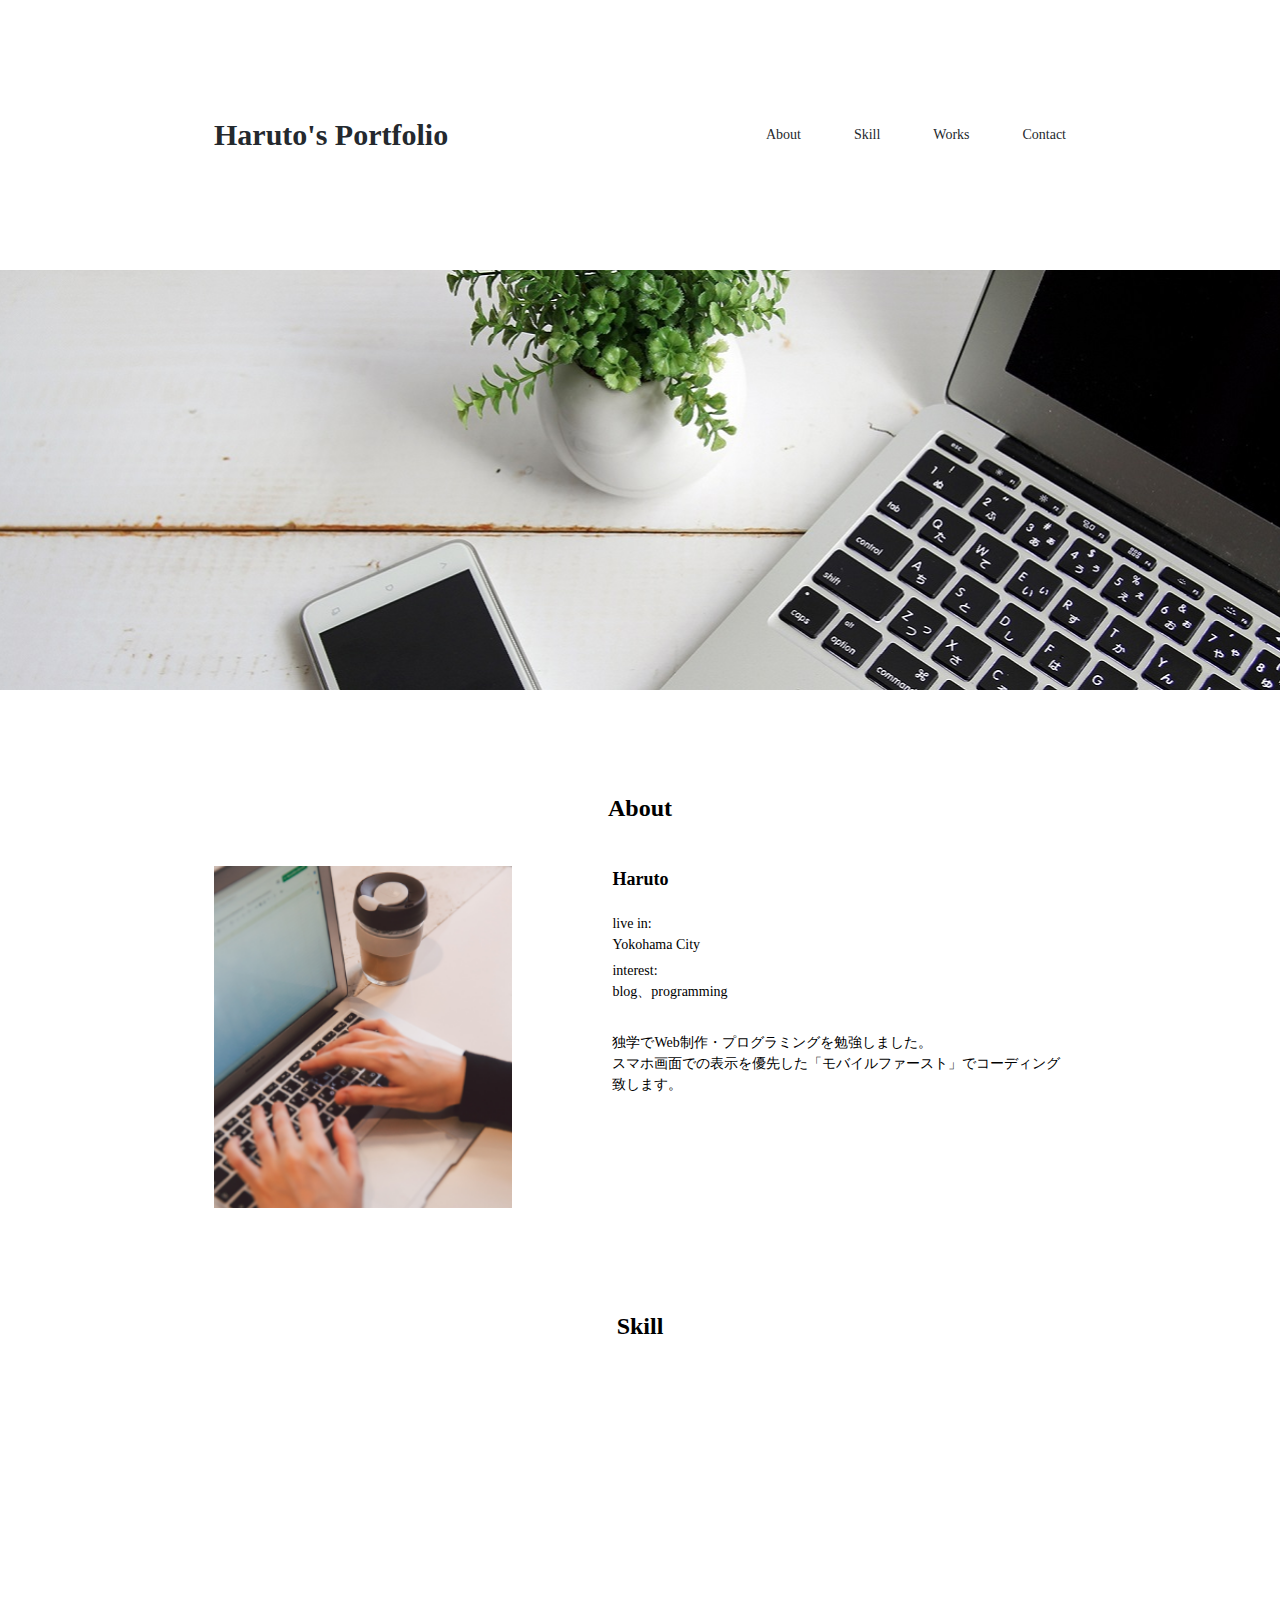
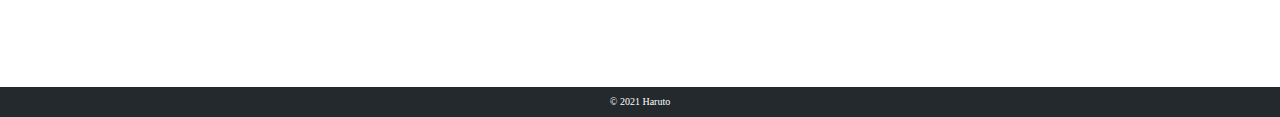
<file: index.html>
<!DOCTYPE html>
<html lang="ja">
  <head>
    <meta charset="utf-8">
    <meta name="viewport" content="width=device-width,initial-scale=1.0">
    <title>Haruto's Portfolio</title>
    <link href="https://use.fontawesome.com/releases/v5.6.1/css/all.css" rel="stylesheet">
    <link rel="stylesheet" href="css/reset.css">
    <link rel="stylesheet" href="css/main.css">
    <link rel="stylesheet" href="css/responsive.css">
    <script src="https://ajax.googleapis.com/ajax/libs/jquery/1.12.4/jquery.min.js"></script>
  </head>

  <body>
    <!-- ヘッダー -->
    <header class="container">
      <!-- ロゴ -->
      <h1><a href="index.html">Haruto's Portfolio</a></h1>
      <!-- ナビ -->
      <nav>
        <ul class="flex">
          <li class="nav-item"><a href="#about">About</a></li>
          <li class="nav-item"><a href="#skill">Skill</a></li>
          <li class="nav-item"><a href="#works">Works</a></li>
          <li class="nav-item"><a href="#contact">Contact</a></li>
        </ul>
      </nav>
    </header>

    <!-- メイン -->
    <main>
      <!-- メインビジュアル -->
      <div id=mainvisual></div>

      <!-- About -->
      <section id="about" class="container">
        <h2>About</h2>

        <div class="aboutbox flex">
            <img src="img/profile.png" width="40%" height="20%" alt="プロフィール画像">

            <div class="about-right">
              <h3>Haruto</h3>
              <dl>
                <dt>live in:</dt><dd>Yokohama City</dd>
                <dt>interest:</dt><dd>blog、programming</dd>
              </dl>
              <p class="pc">独学でWeb制作・プログラミングを勉強しました。<br>スマホ画面での表示を優先した「モバイルファースト」でコーディング致します。</p>
            </div>
        </div>

        <p class="sp">独学でWeb制作・プログラミングを勉強しました。<br>スマホ画面での表示を優先した「モバイルファースト」でコーディング致します。</p>

      </section>

      <!-- Skill -->
      <section id="skill" class="container">
        <h2>Skill</h2>

        <div class="skill-wrap">
          
          <div class="skill-box fadein">
            <h3>HTML/CSSコーディング</h3>
            <i class="fas fa-laptop-code"></i>
            <p>デザインにどおりにコーディング致します。AdobeXDデザインデータからコーディン可。レスポンシブ対応で、スマホ画面優先のモバイルファーストでコーディング致します。</p>
          </div>

          <div class="skill-box fadein">
            <h3>WordPress</h3>
            <i class="fab fa-wordpress"></i>
            <p>WordPressでホームページを制作できます。カフェ＆レストラン向けWordPressテーマも作りました。</p>
          </div>

          <div class="skill-box fadein">
            <h3>JavaScript/jQuery</h3>
            <i class="fab fa-js-square"></i>
            <p>JavaScript/jQueryでWebサイトに動きを付けられます。JavaScriptでクイズゲームも作りました。</p>
          </div>

          <div class="skill-box fadein">
            <h3>PHP</h3>
            <i class="fab fa-php"></i>
            <p>PHPを使ってアンケートサイトなどを作れます。実際にクイズゲームにアンケート機能を付けました。また、WordPressテーマ制作の際もPHPを使いました。</p>
          </div>

          <div class="skill-box fadein">
            <h3>Python</h3>
            <i class="fab fa-python"></i>
            <p>Pythonは少しかじった程度ですが、Webスクレイピング、LINE自動送信ができます。</p>
          </div>

        </div>
        
        
      </section>

      <!-- Works -->
      <section id="works" class="container">
        <h2>Works</h2>

        <div class="works-wrap">

          <div class="works-box fadein">
            <a href="https://progstudy-trace.github.io/myrestaurant/"><img src="img/italian.png" alt=""></a>
            <p><a href="https://progstudy-trace.github.io/myrestaurant/">架空のレストラン<br>（コーディング）</a></p>
          </div>
  
          <div class="works-box fadein">
            <a href="https://progstudy-trace.github.io/minatomirai/"><img src="img/minatomirai.png" alt=""></a>
            <p><a href="https://progstudy-trace.github.io/minatomirai/">みなとみらい<br>（コーディング）</a></p>
          </div>
  
          <div class="works-box fadein">
            <a href="https://progstudy-trace.sakuraweb.com/"><img src="img/quizGame.png" alt=""></a>
            <p><a href="https://progstudy-trace.sakuraweb.com/">JavaScriptでクイズゲーム</a></p>
          </div>

          <div class="works-box fadein">
            <a href="hairsalon.html" target="_blank"><img src="img/hairsalon-thumb.png" alt=""></a>
            <p><a href="hairsalon.html" target="_blank">架空の美容室<br>（WordPress）</a></p>
          </div>

          <div class="works-box fadein">
            <a href="hamatami.html" target="_blank"><img src="img/hamatami-thumb.png" alt=""></a>
            <p><a href="hamatami.html" target="_blank">架空の居酒屋<br>（WordPress）</a></p>
          </div>

          <div class="works-box fadein">
            <a href="baysidecafe.html" target="_blank"><img src="img/baysidecafe-thumb.png" alt=""></a>
            <p><a href="baysidecafe.html" target="_blank">架空のカフェ<br>（WordPress）</a></p>
          </div>

          <div class="works-box fadein">
            <a href="belle-ciel.html" target="_blank"><img src="img/belle-ciel-thumb.png" alt=""></a>
            <p><a href="belle-ciel.html" target="_blank">架空のフレンチ<br>（WordPress）</a></p>
          </div>

          <div class="works-box fadein">
            <a href="clinic.html" target="_blank"><img src="img/clinic-thumb.png" alt=""></a>
            <p><a href="clinic.html" target="_blank">架空のクリニック<br>（WordPress）</a></p>
          </div>

          <div class="works-box fadein">
            <a href="https://www.progstudy-trace.com/entry/wordpresstheme-baysidecafe/" target="_blank"><img src="img/theme-baysidecafe-thumb.png" alt=""></a>
            <p><a href="https://www.progstudy-trace.com/entry/wordpresstheme-baysidecafe/" target="_blank">カフェ＆レストラン向けワードプレステーマを制作<br>（コーディング＋WordPressテーマ化）</a></p>
          </div>

          <div class="works-box fadein">
            <a href="itarian.html" target="_blank"><img src="img/itarian-thumb.png" alt=""></a>
            <p><a href="itarian.html" target="_blank">架空のイタリアン<br>（WordPress）</a></p>
          </div>

        </div>
      </section>

      <section id="contact" class="container">
        <h2>Contact</h2>
        <script src="https://sdk.form.run/js/v2/embed.js"></script>
        <div
          class="formrun-embed"
          data-formrun-form="@three-world-titles-andy-irons-1630629162"
          data-formrun-redirect="true">
        </div>


      </section>

    </main>

    <footer>
      <small>© 2021 Haruto</small>
    </footer>
    <script src="js/main.js"></script>
  </body>
</html>
</file>
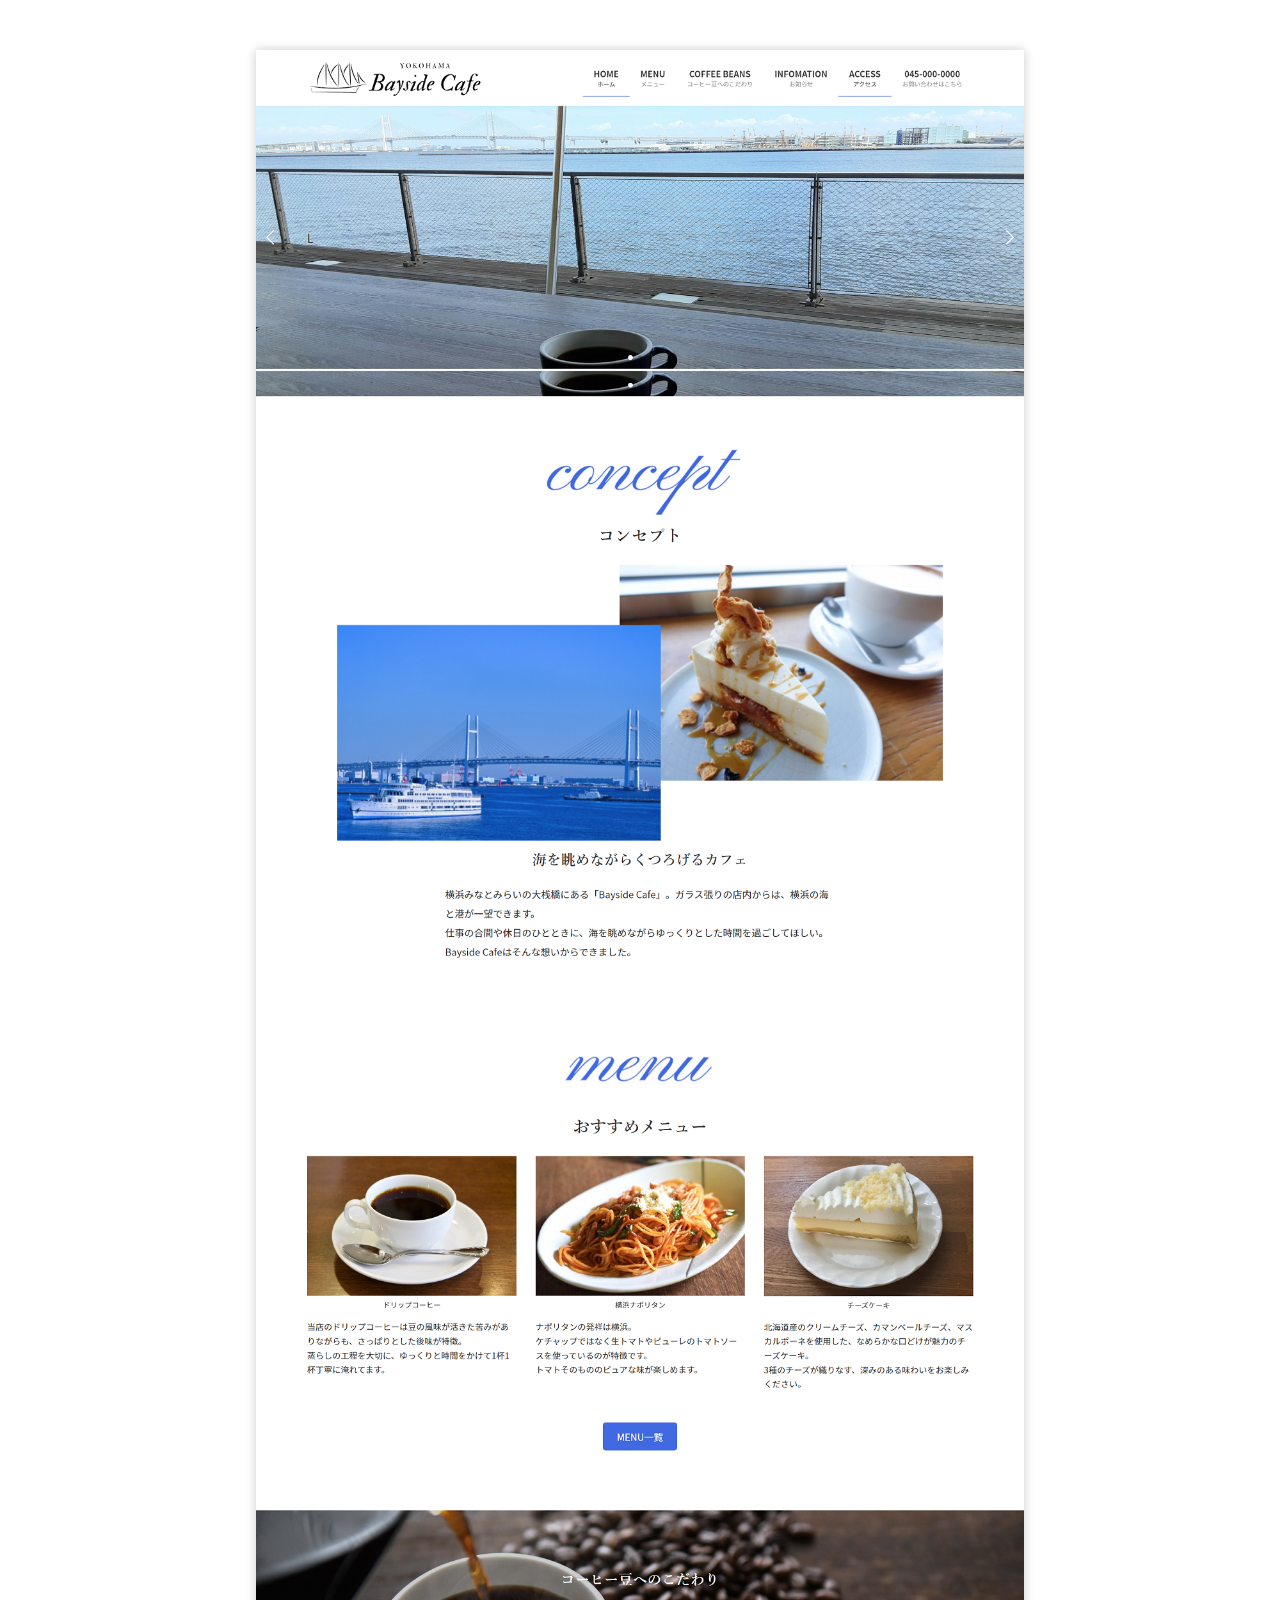
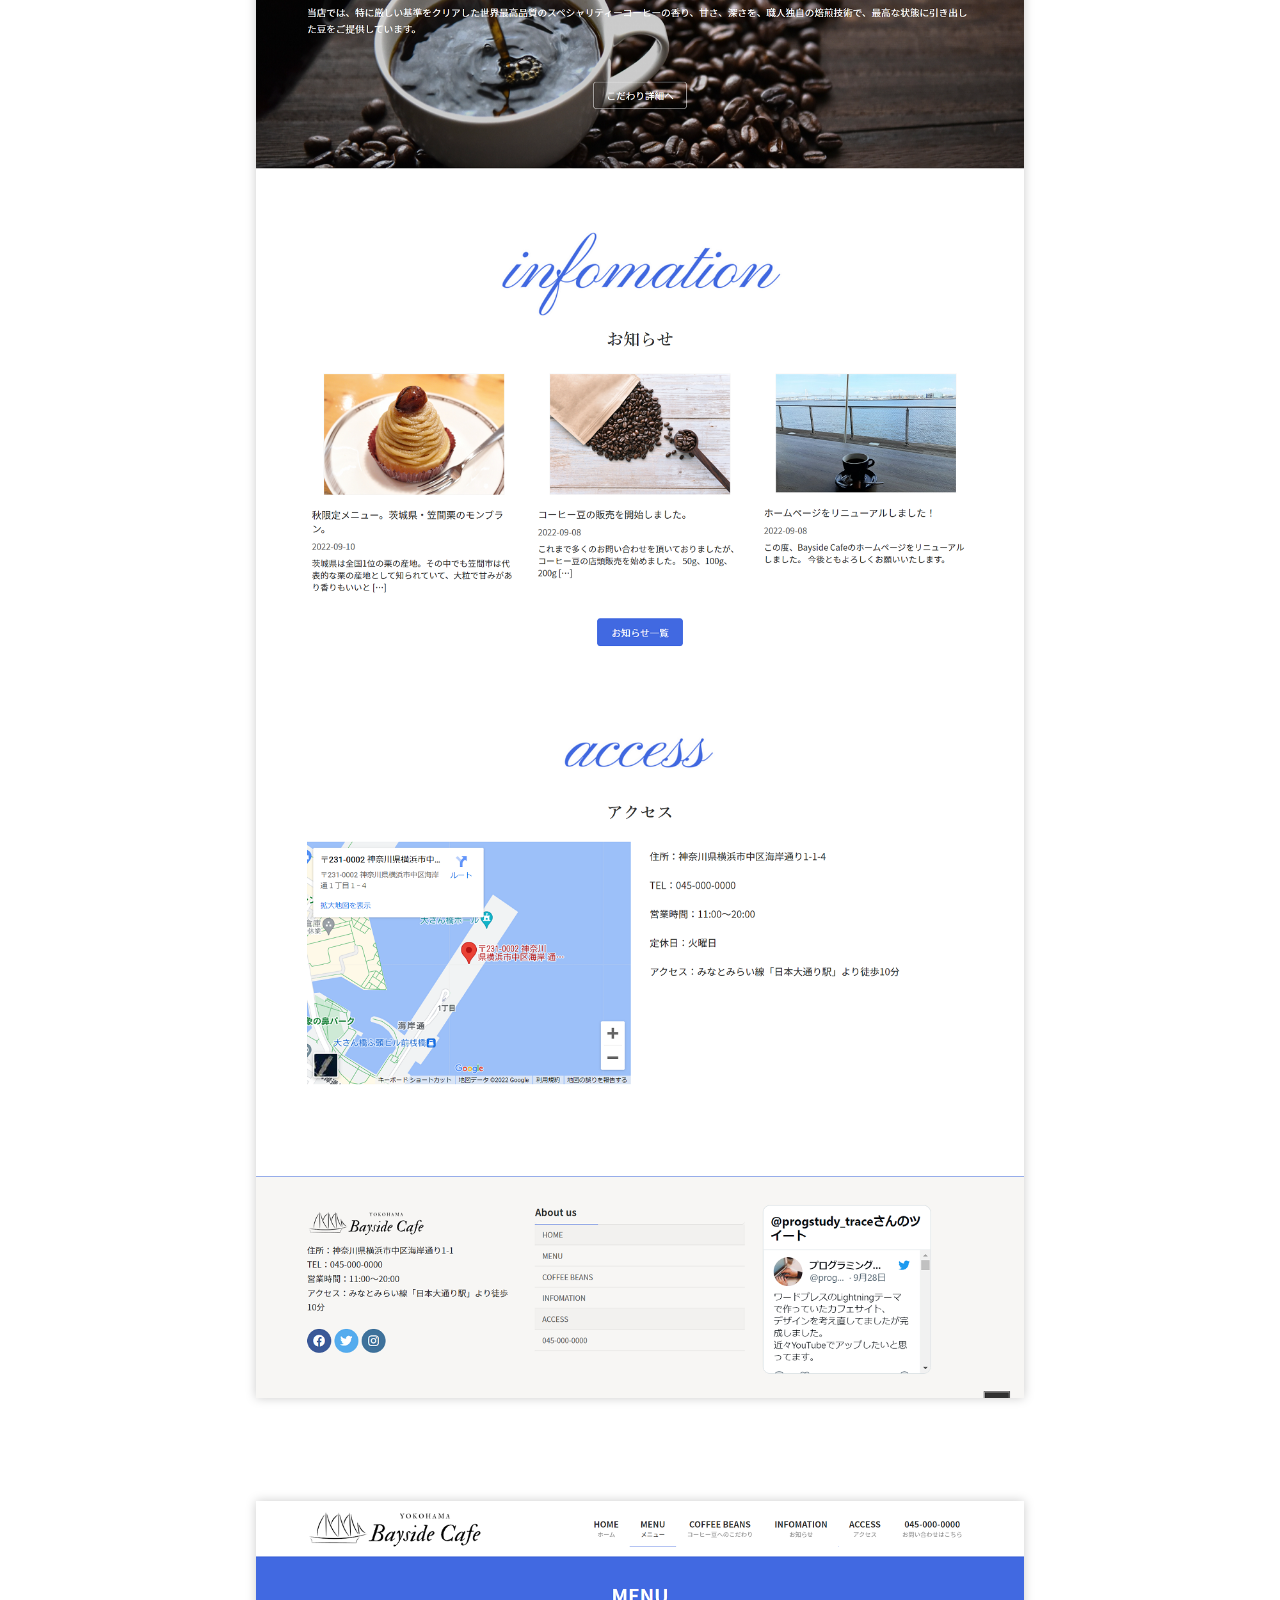
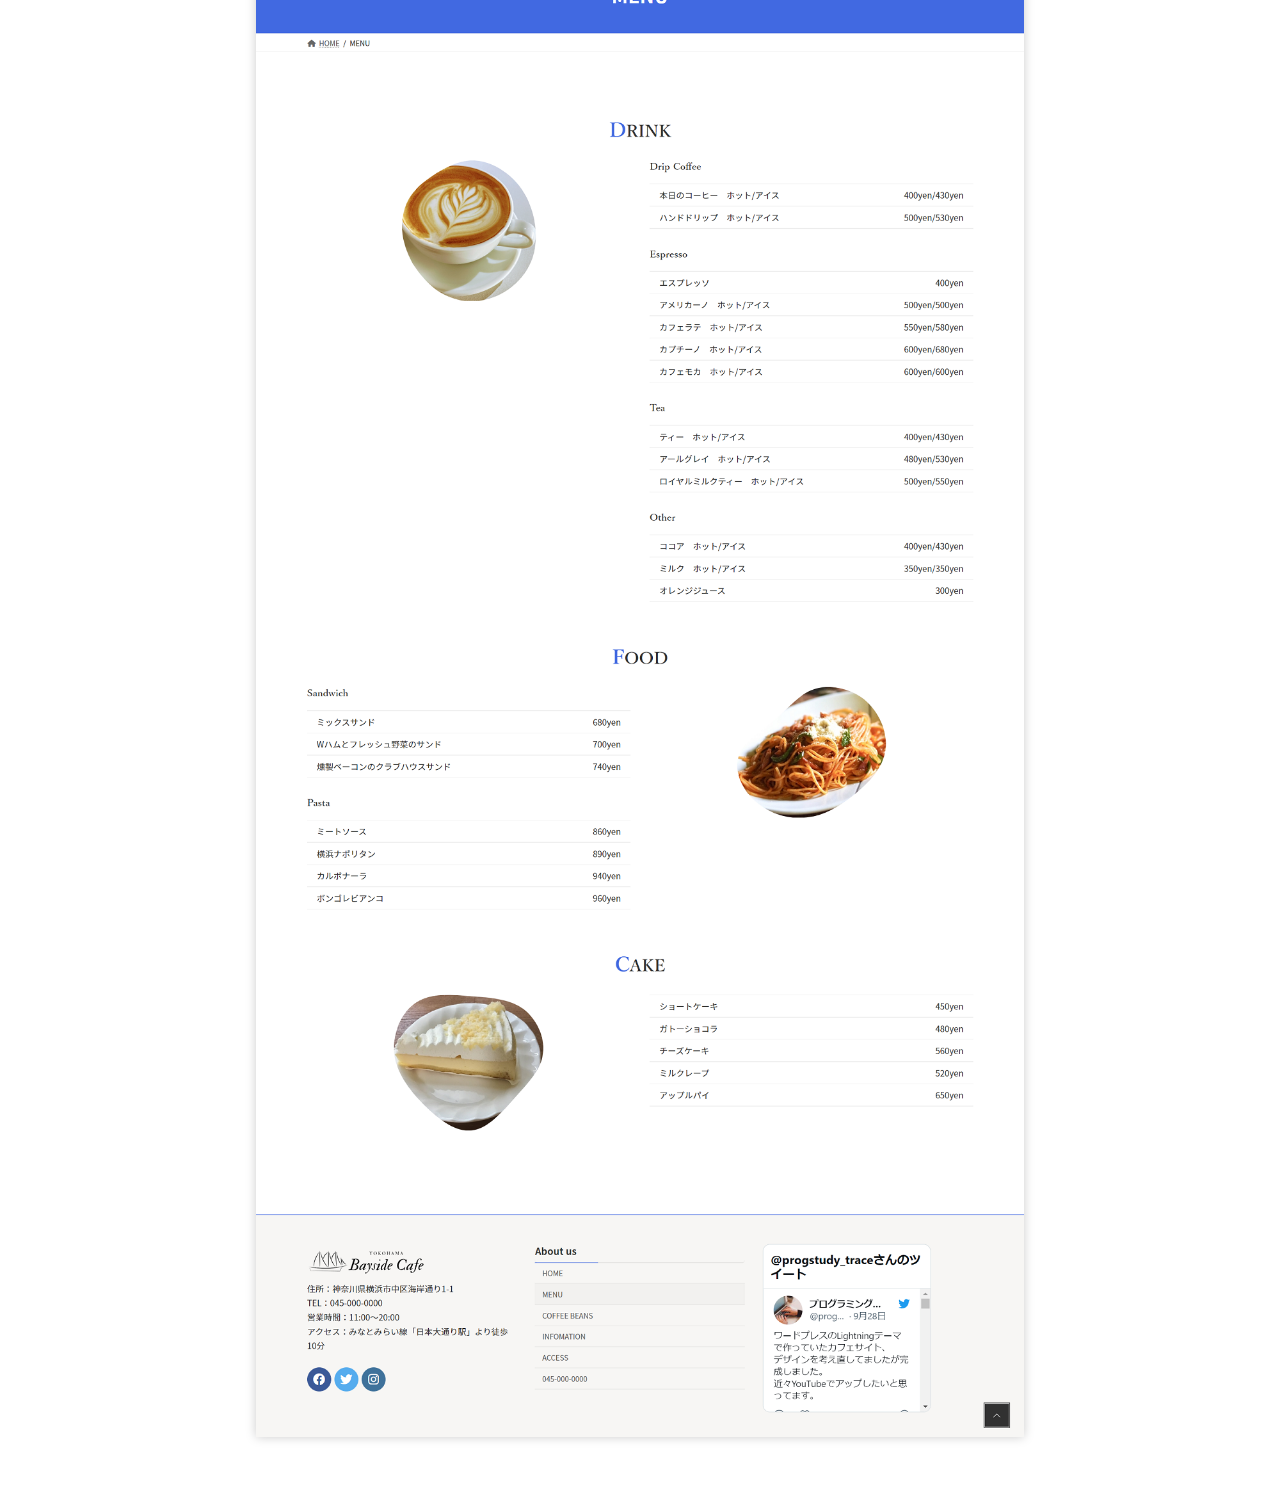
<file: baysidecafe.html>
<!DOCTYPE html>
<html lang="ja">
<head>
  <meta charset="utf-8">
  <meta name="viewport" content="width=device-width,initial-scale=1.0">
  <title>WordPress baysidecafe</title>
  <link rel="stylesheet" href="css/reset.css">
  <link rel="stylesheet" href="css/main.css">
  <link rel="stylesheet" href="css/responsive.css">
</head>
<body>
  <div class="portfolio-img">
    <img src="img/baysidecafe-top.png">
    <img src="img/baysidecafe-menu.png">
  </div>
</body>
</html>
</file>
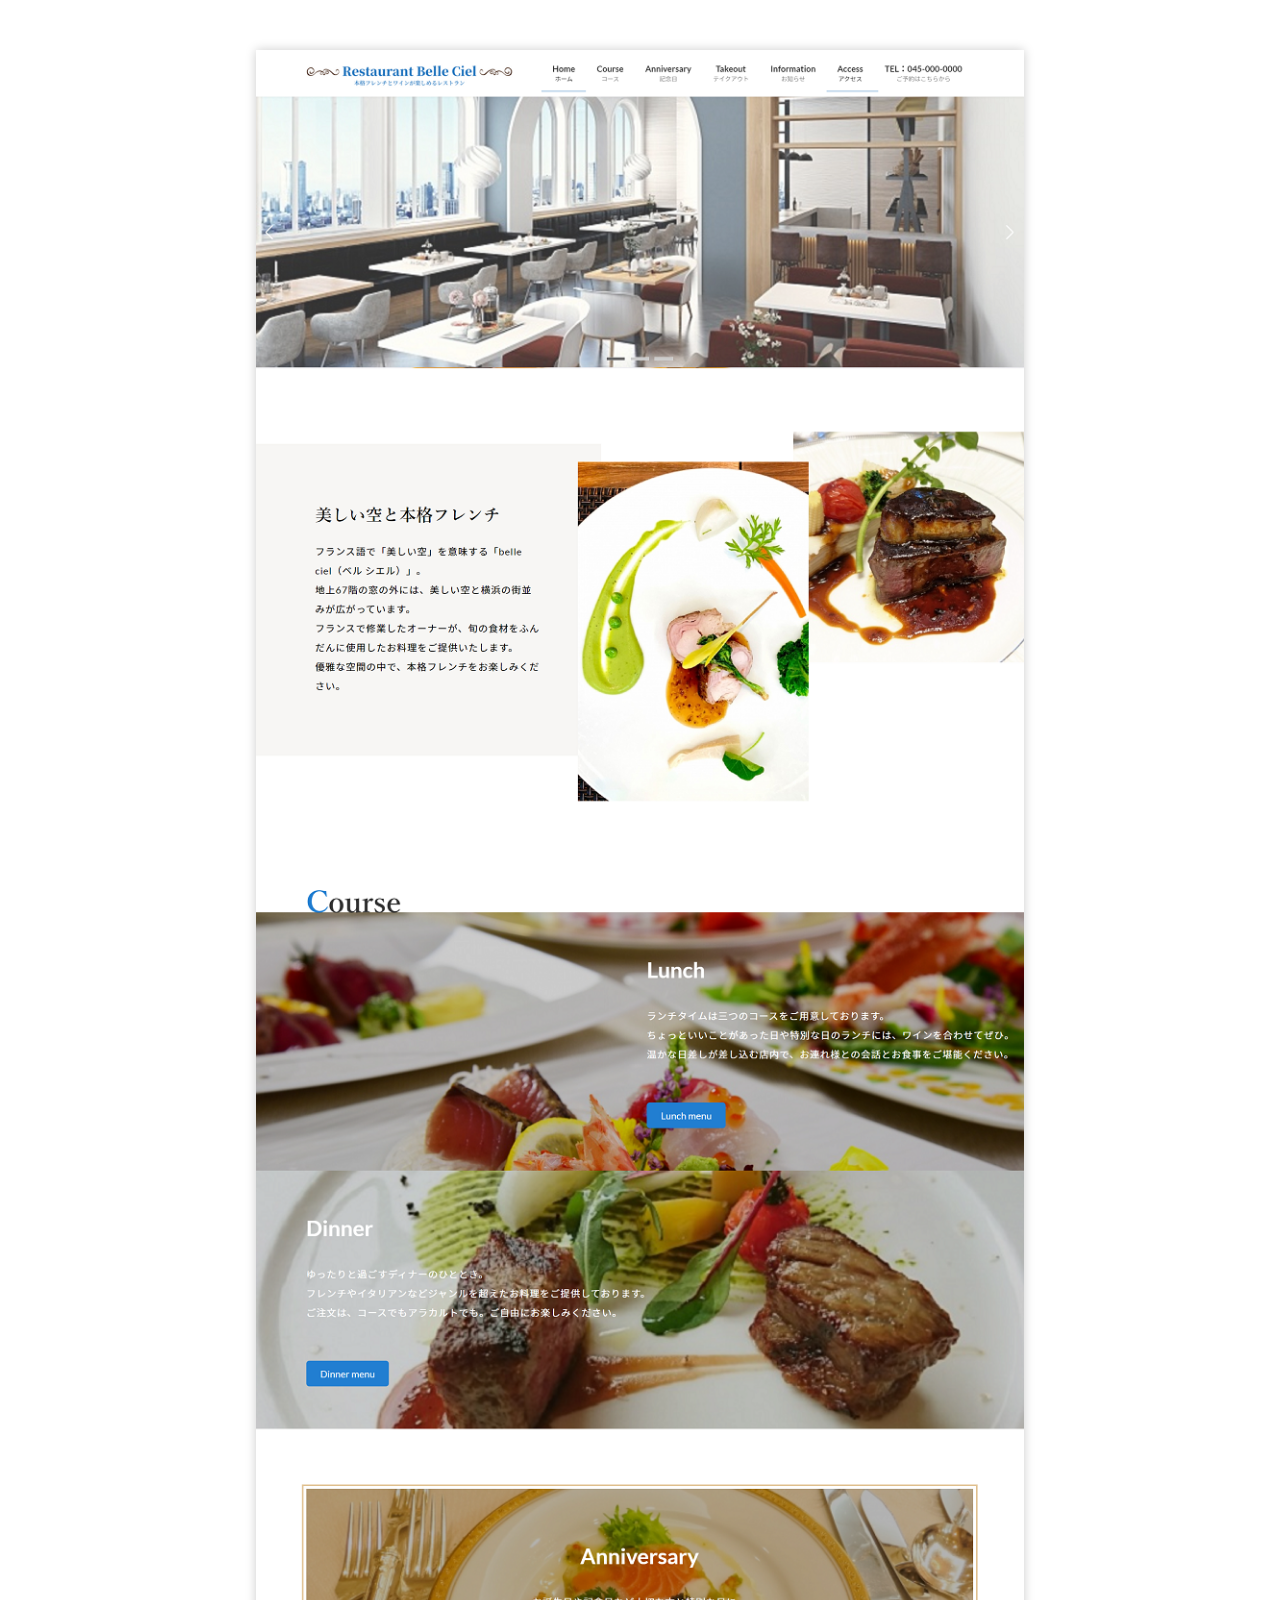
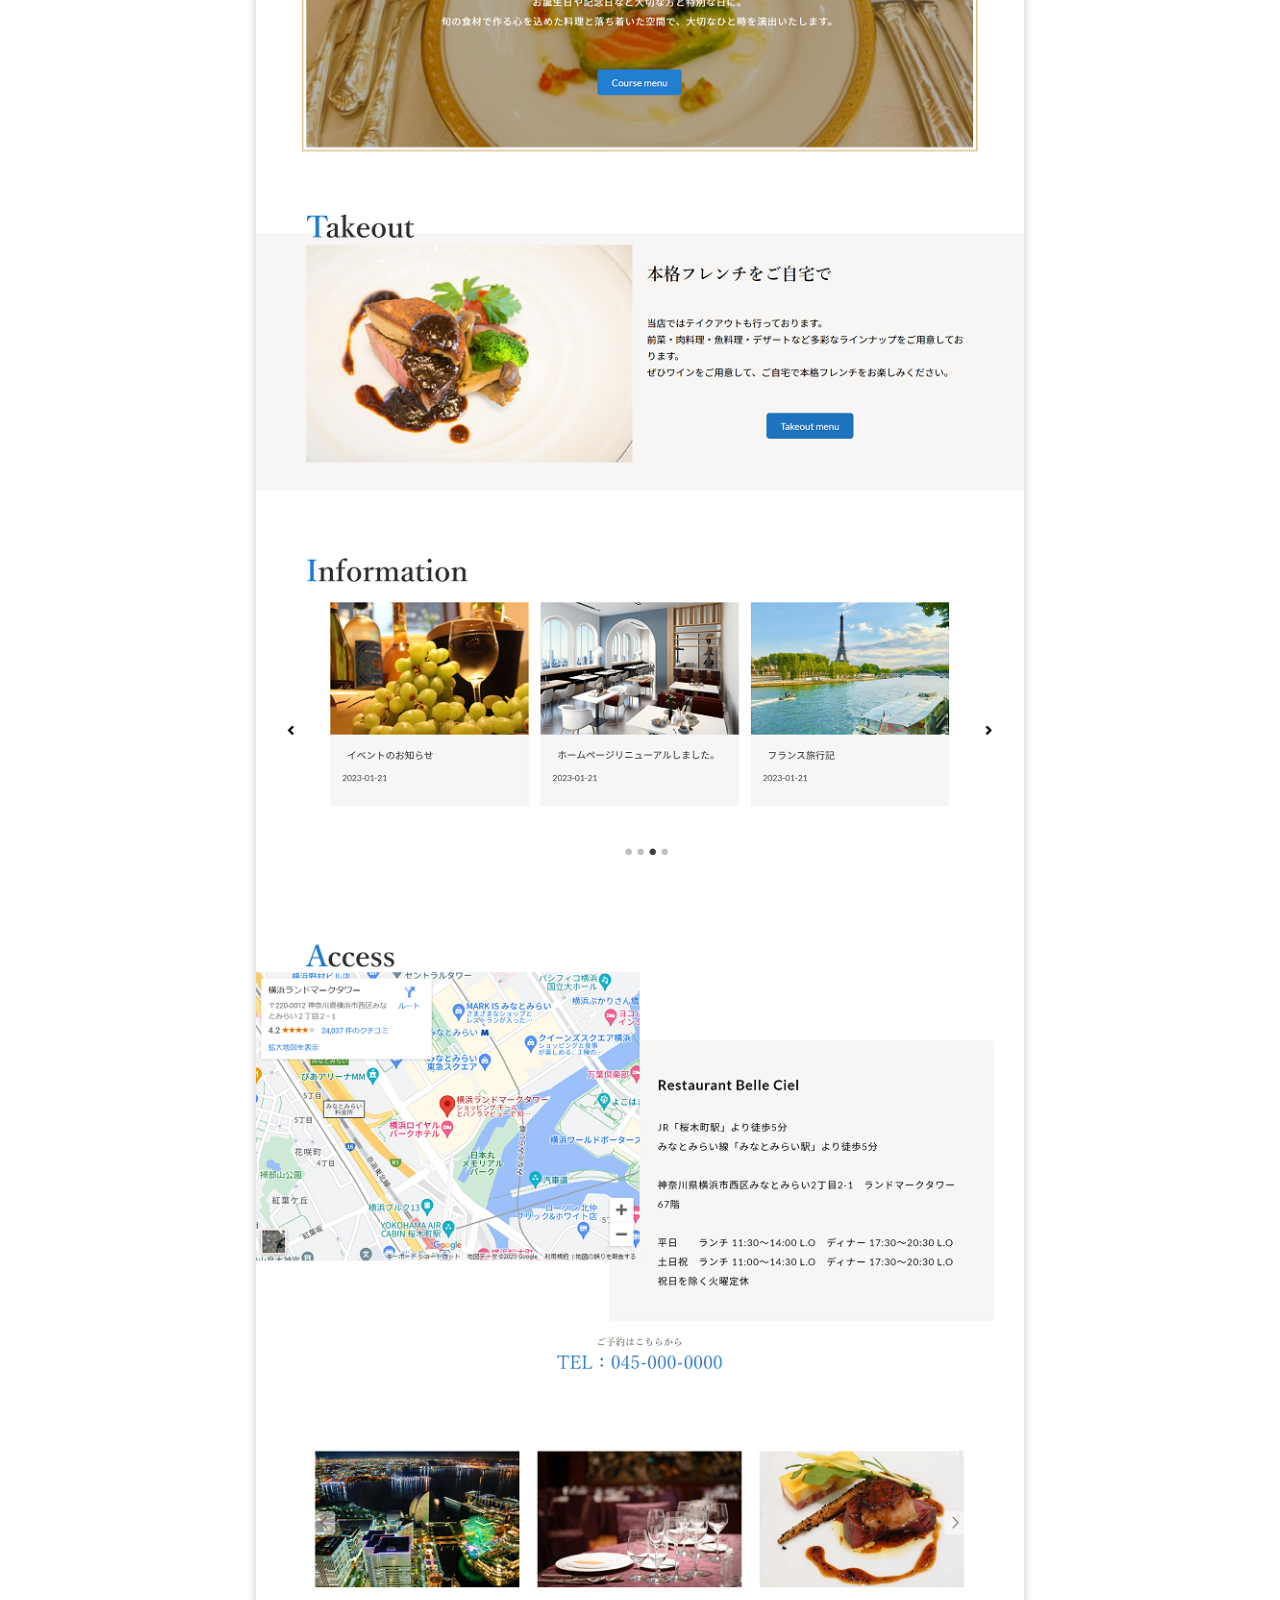
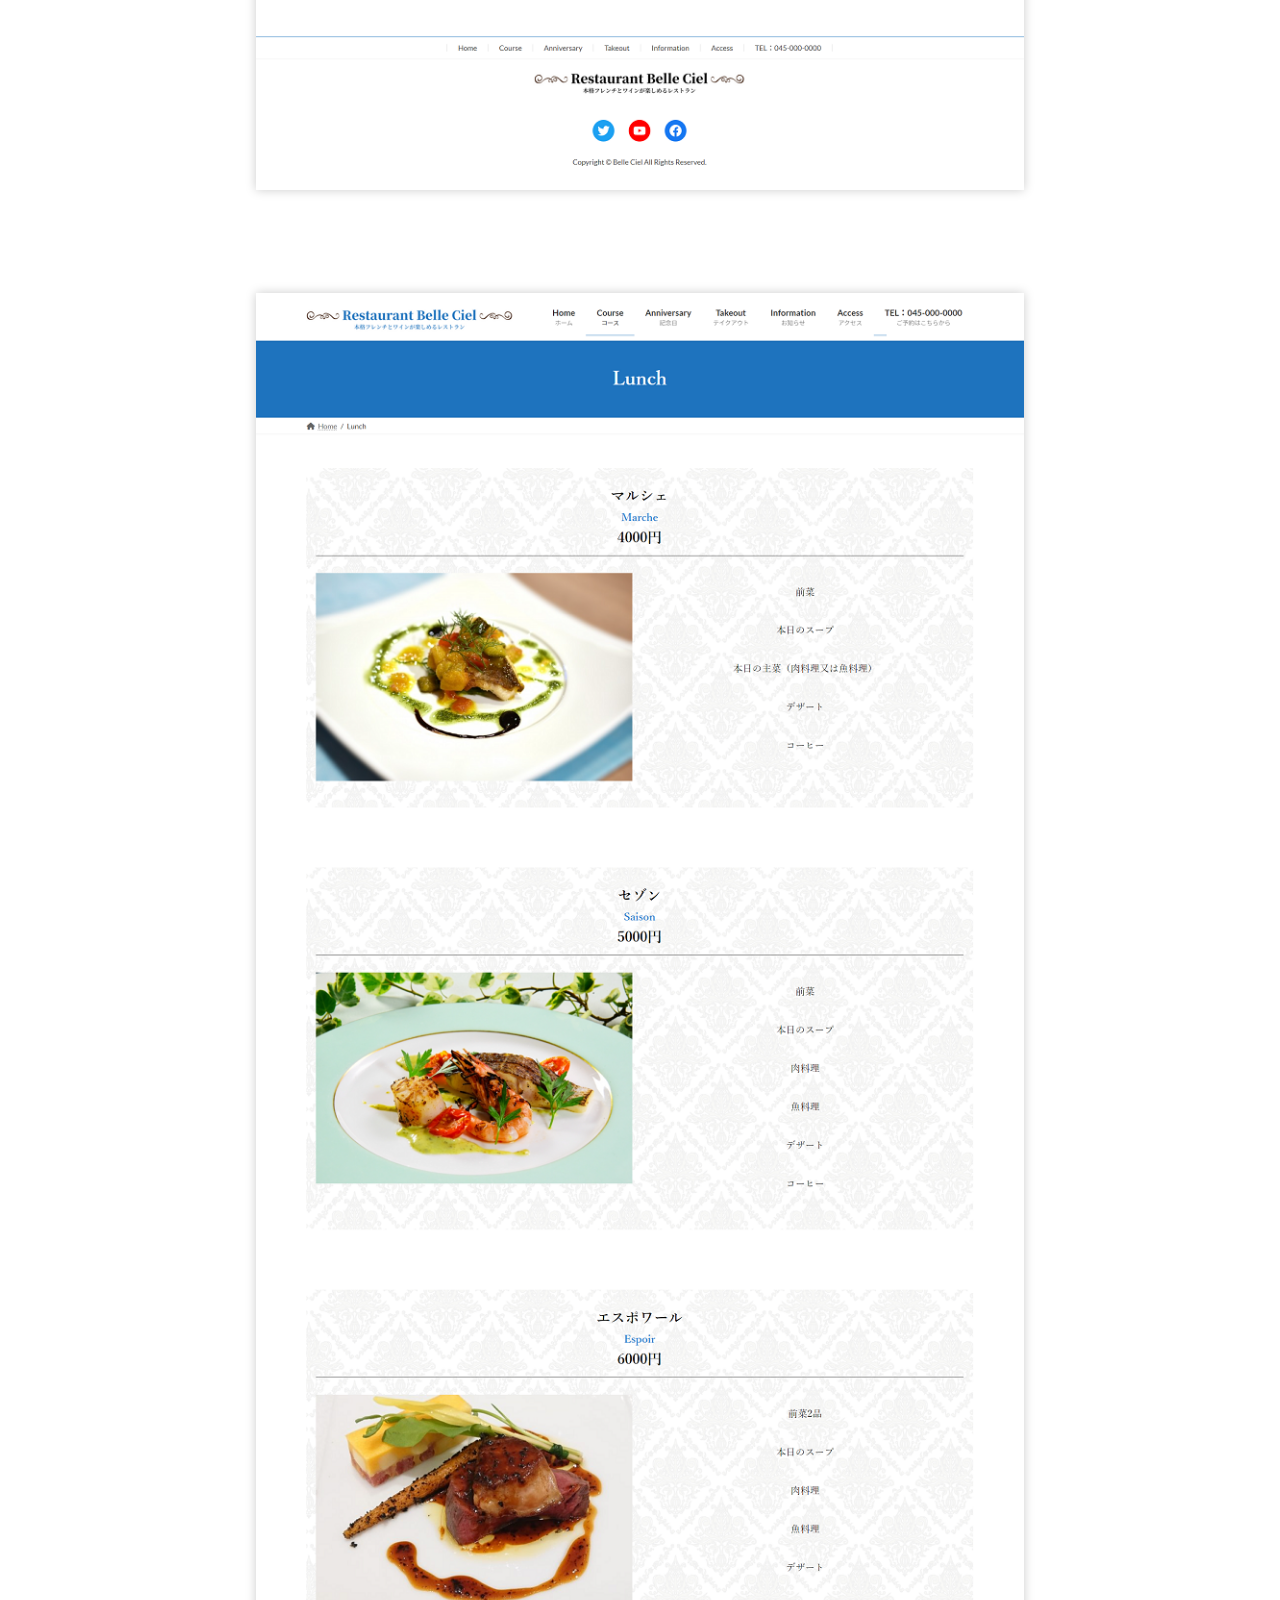
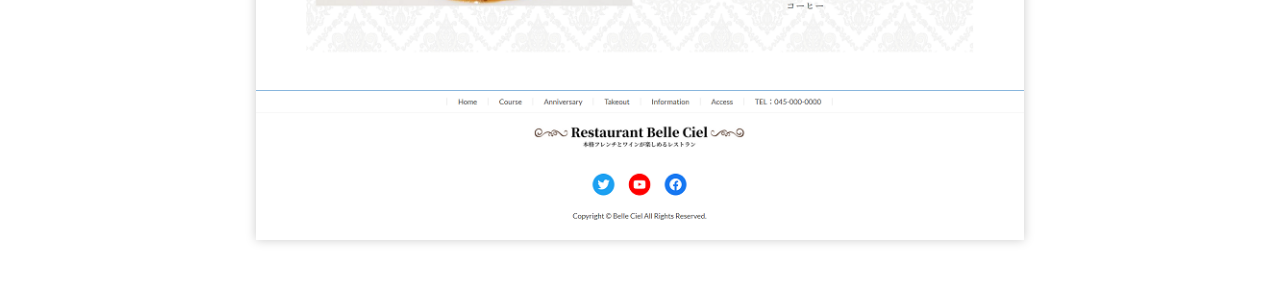
<file: belle-ciel.html>
<!DOCTYPE html>
<html lang="ja">
<head>
  <meta charset="utf-8">
  <meta name="viewport" content="width=device-width,initial-scale=1.0">
  <title>WordPress baysidecafe</title>
  <link rel="stylesheet" href="css/reset.css">
  <link rel="stylesheet" href="css/main.css">
  <link rel="stylesheet" href="css/responsive.css">
</head>
<body>
  <div class="portfolio-img">
    <img src="img/belle-ciel-top.png">
    <img src="img/belle-ciel-lunch.png">
  </div>
</body>
</html>
</file>
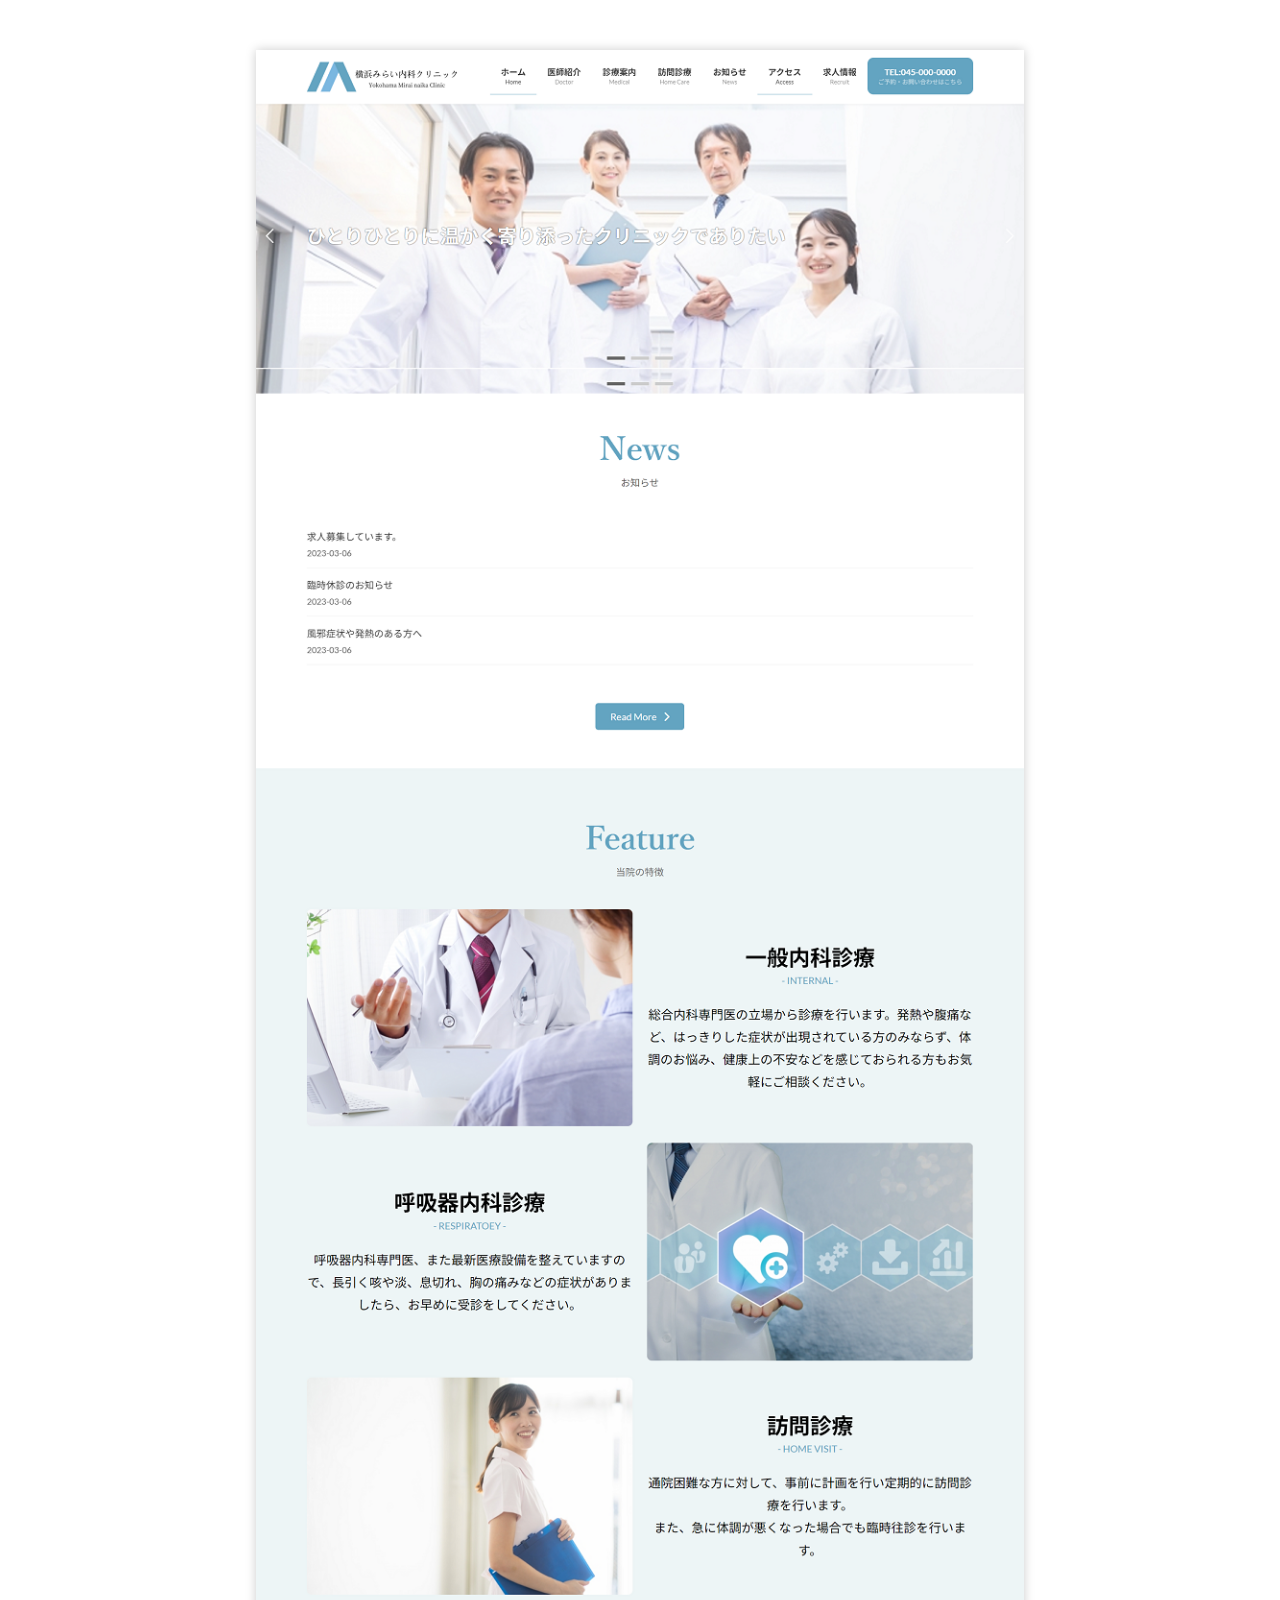
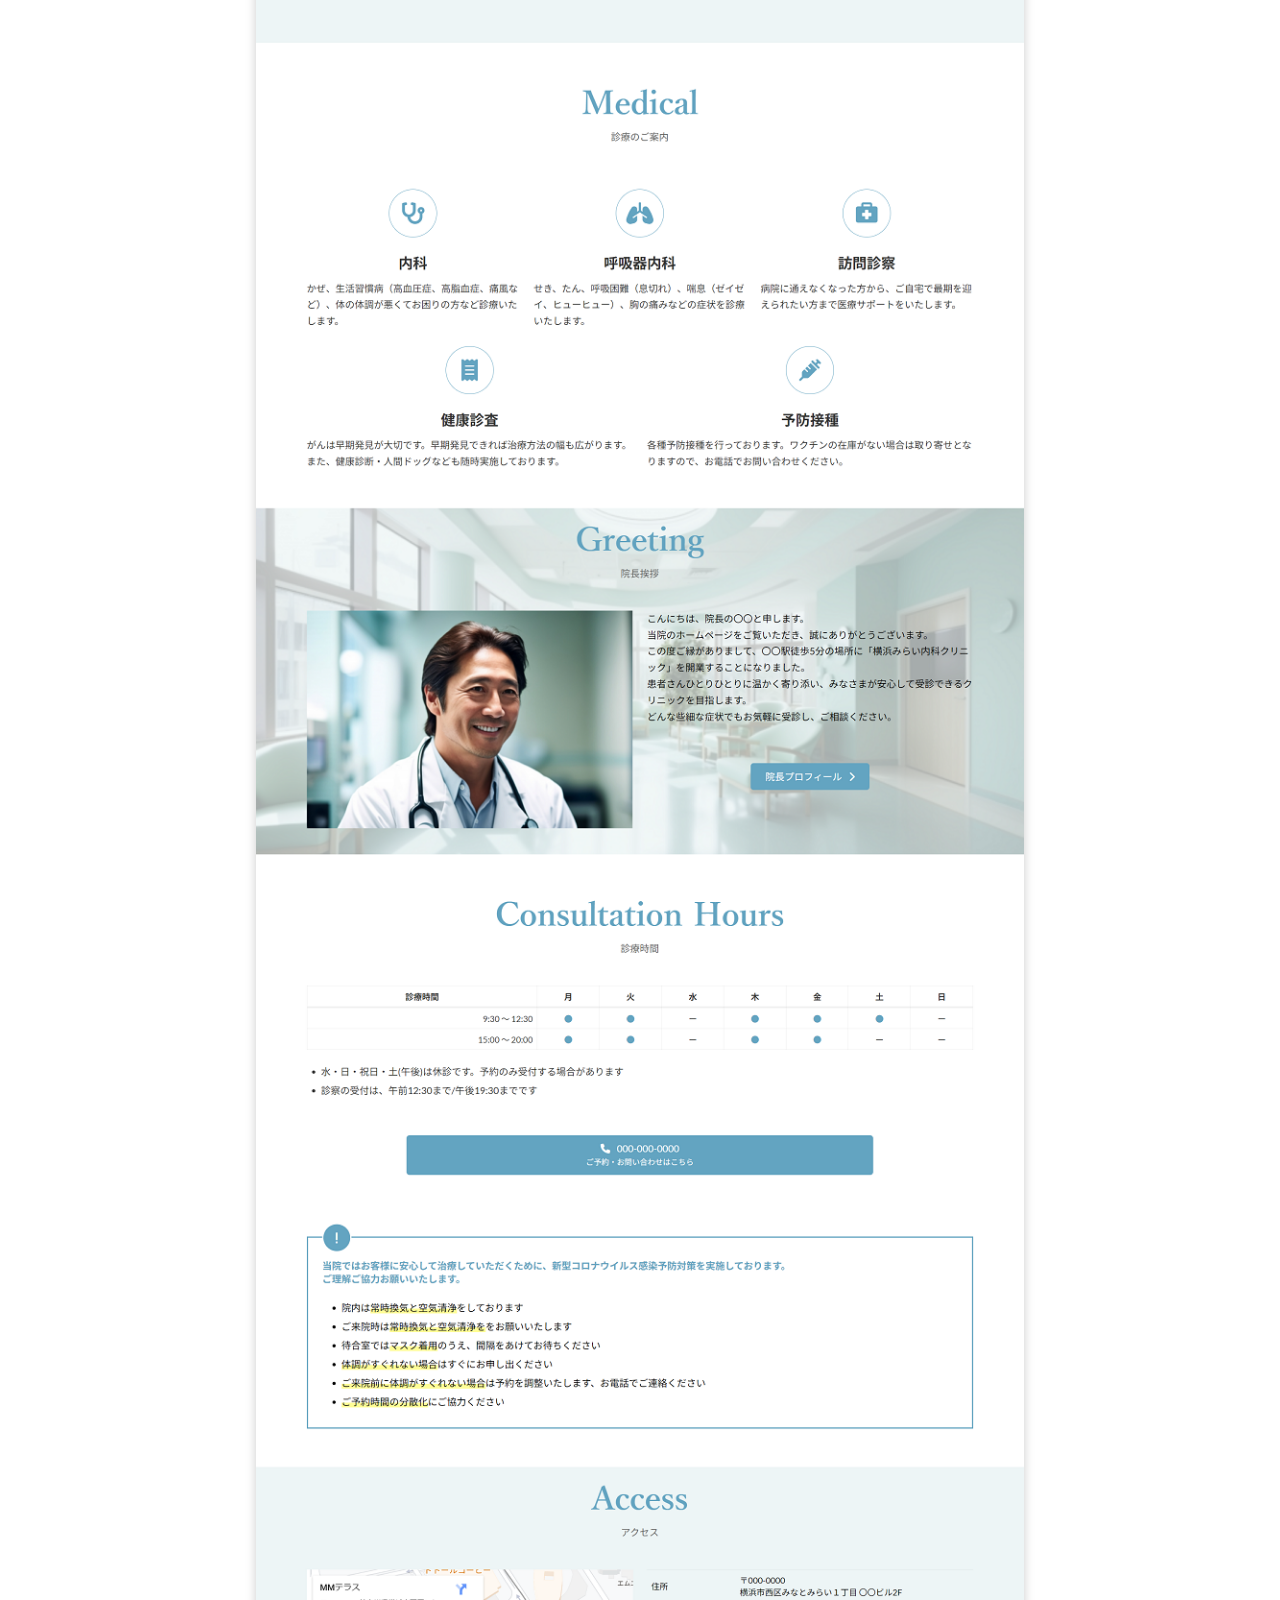
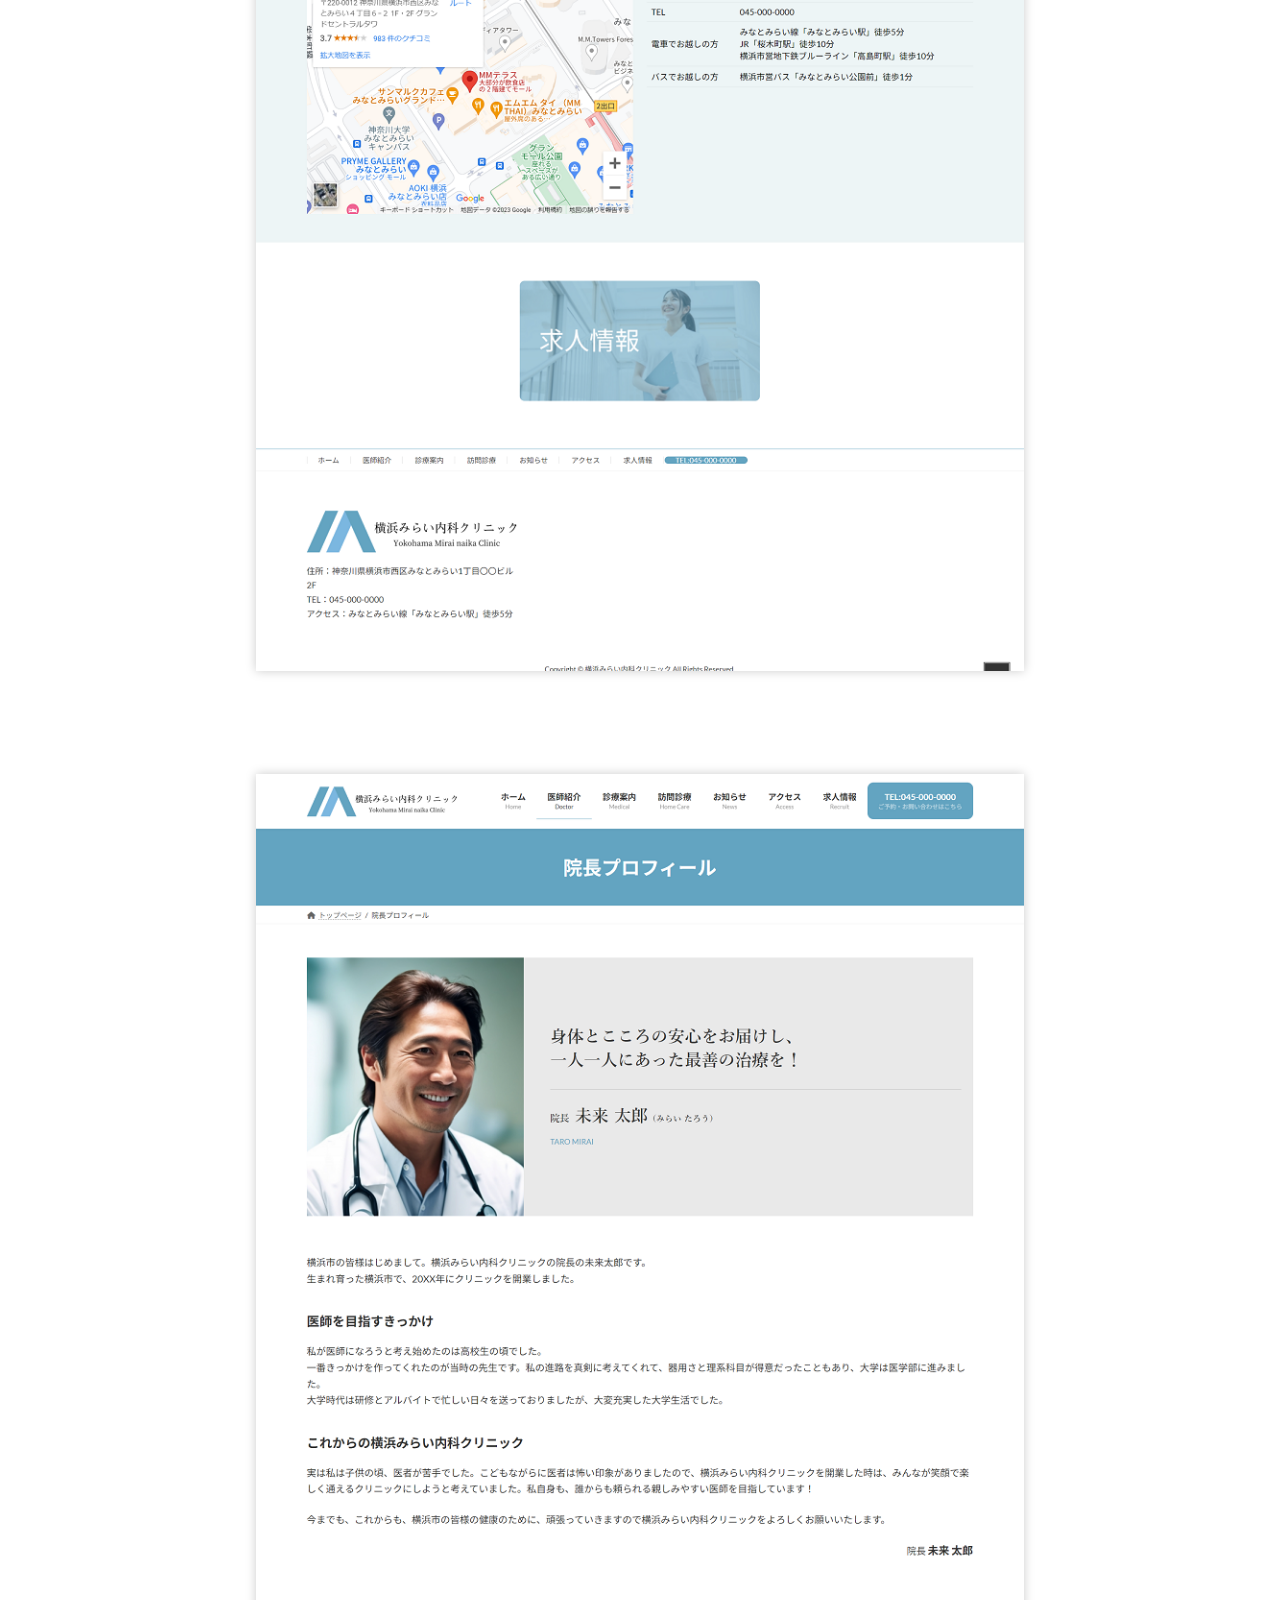
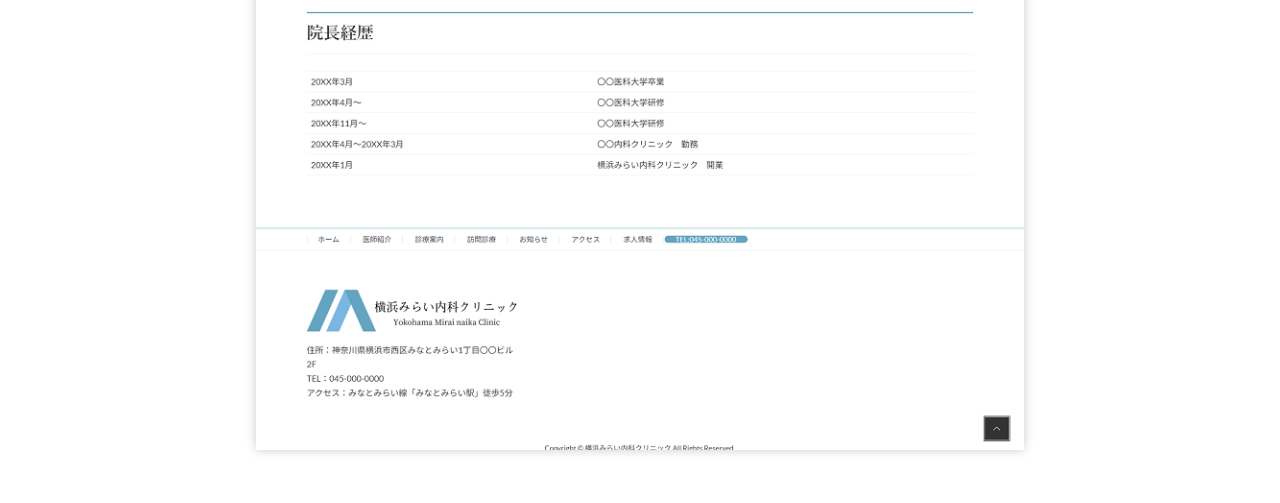
<file: clinic.html>
<!DOCTYPE html>
<html lang="ja">
<head>
  <meta charset="utf-8">
  <meta name="viewport" content="width=device-width,initial-scale=1.0">
  <title>WordPress baysidecafe</title>
  <link rel="stylesheet" href="css/reset.css">
  <link rel="stylesheet" href="css/main.css">
  <link rel="stylesheet" href="css/responsive.css">
</head>
<body>
  <div class="portfolio-img">
    <img src="img/clinic-top.png">
    <img src="img/clinic-greeting.png">
  </div>
</body>
</html>
</file>
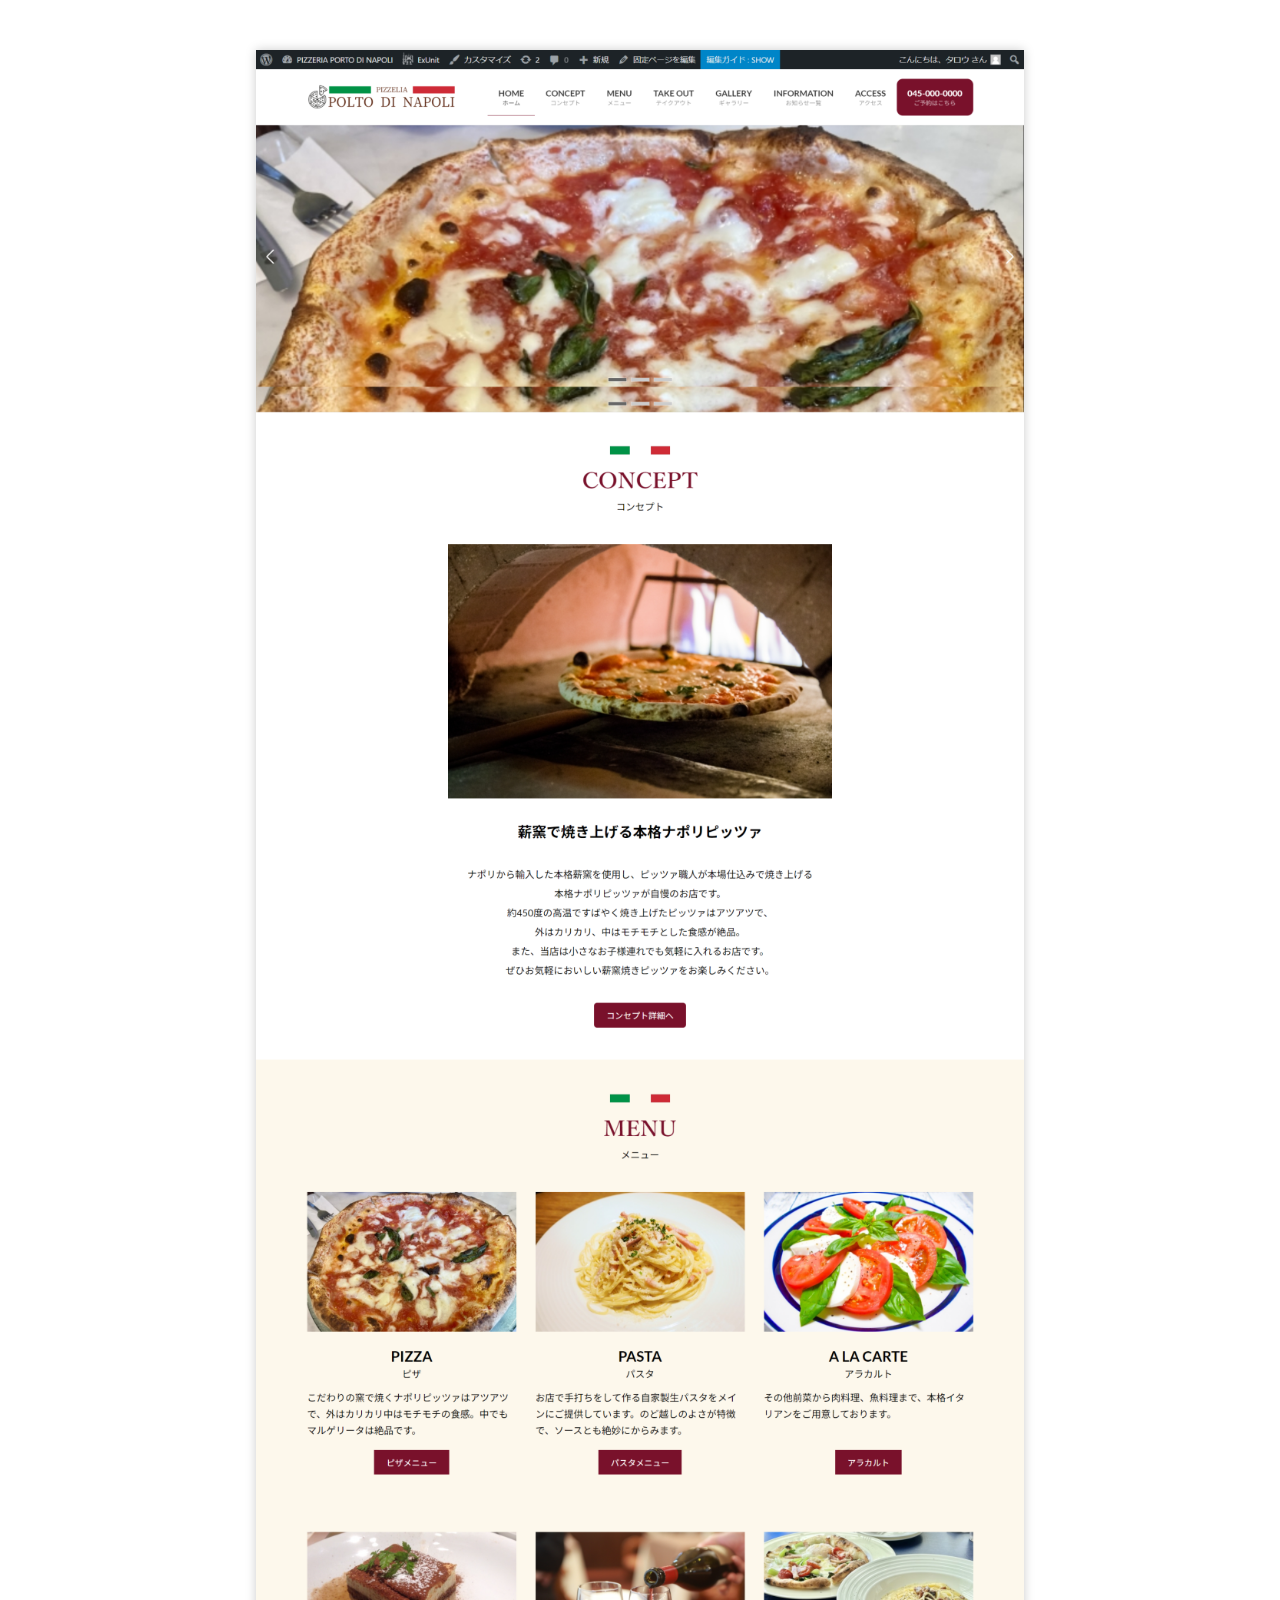
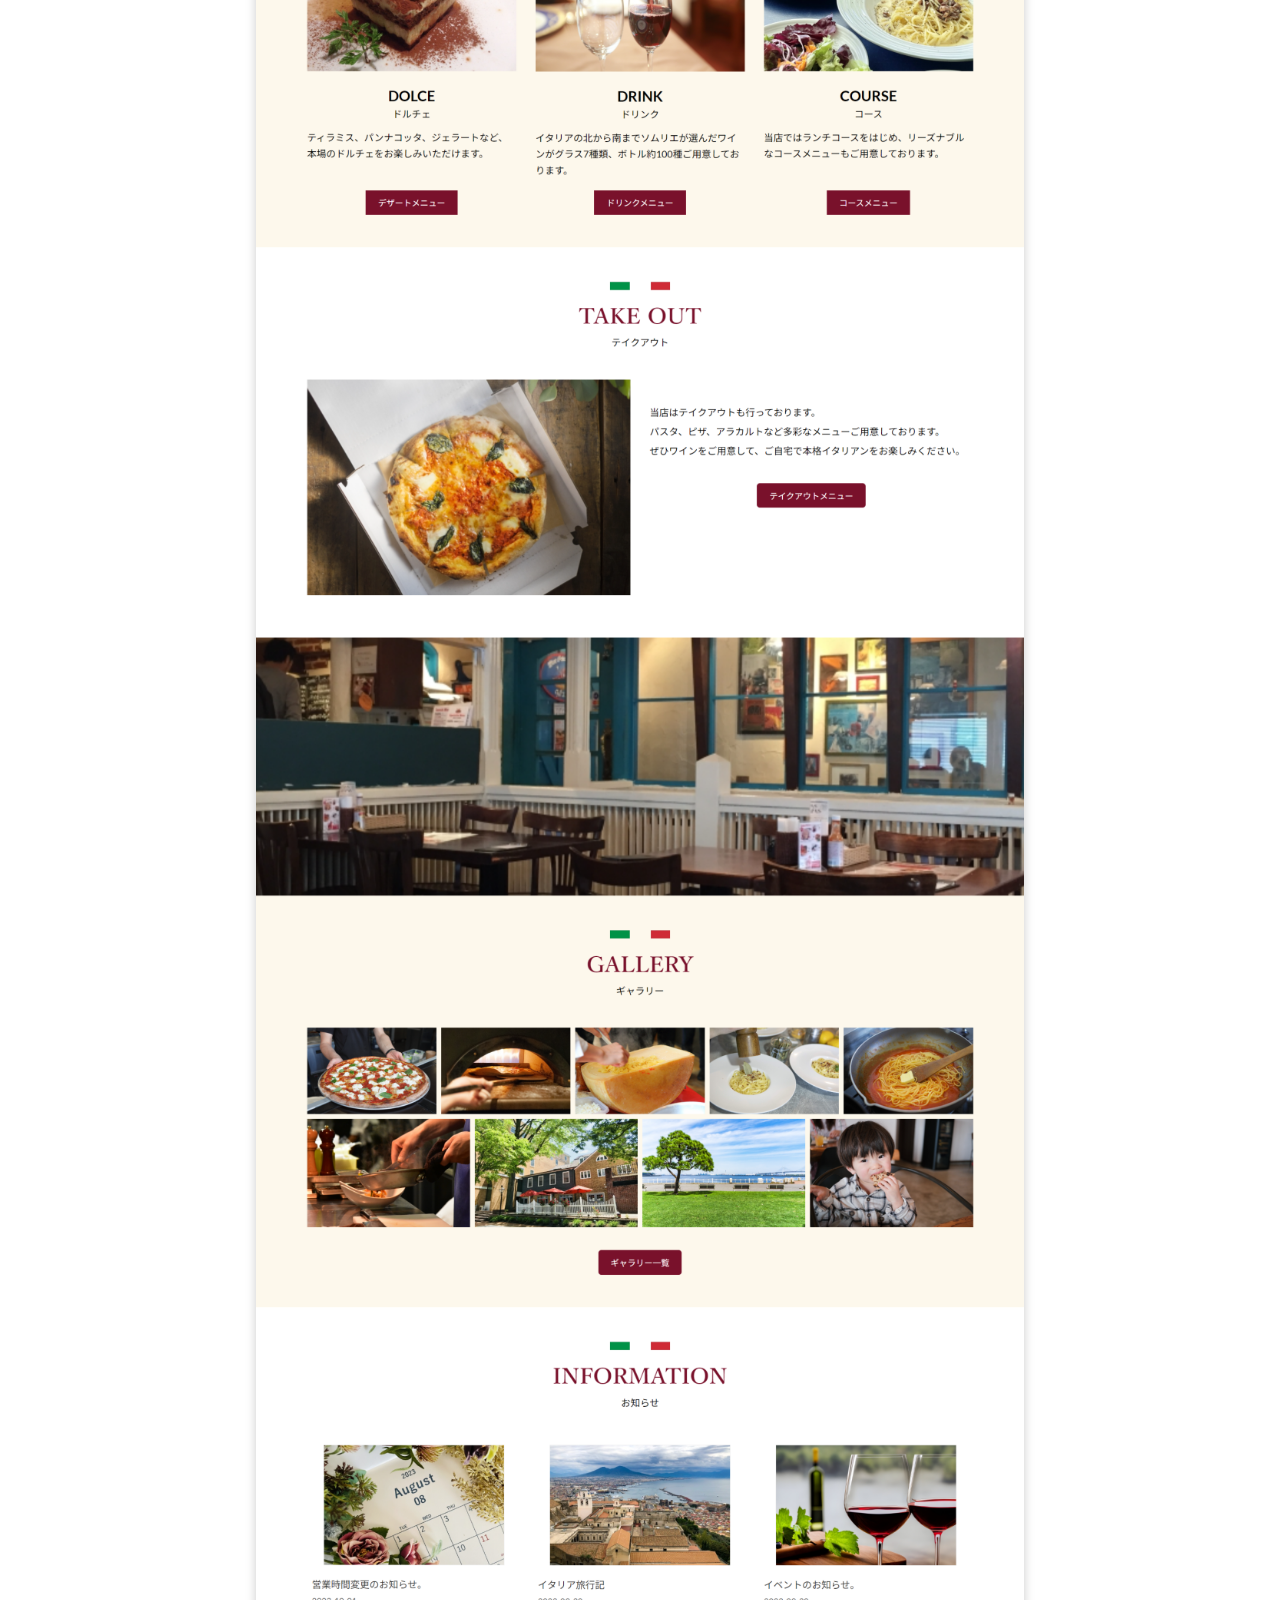
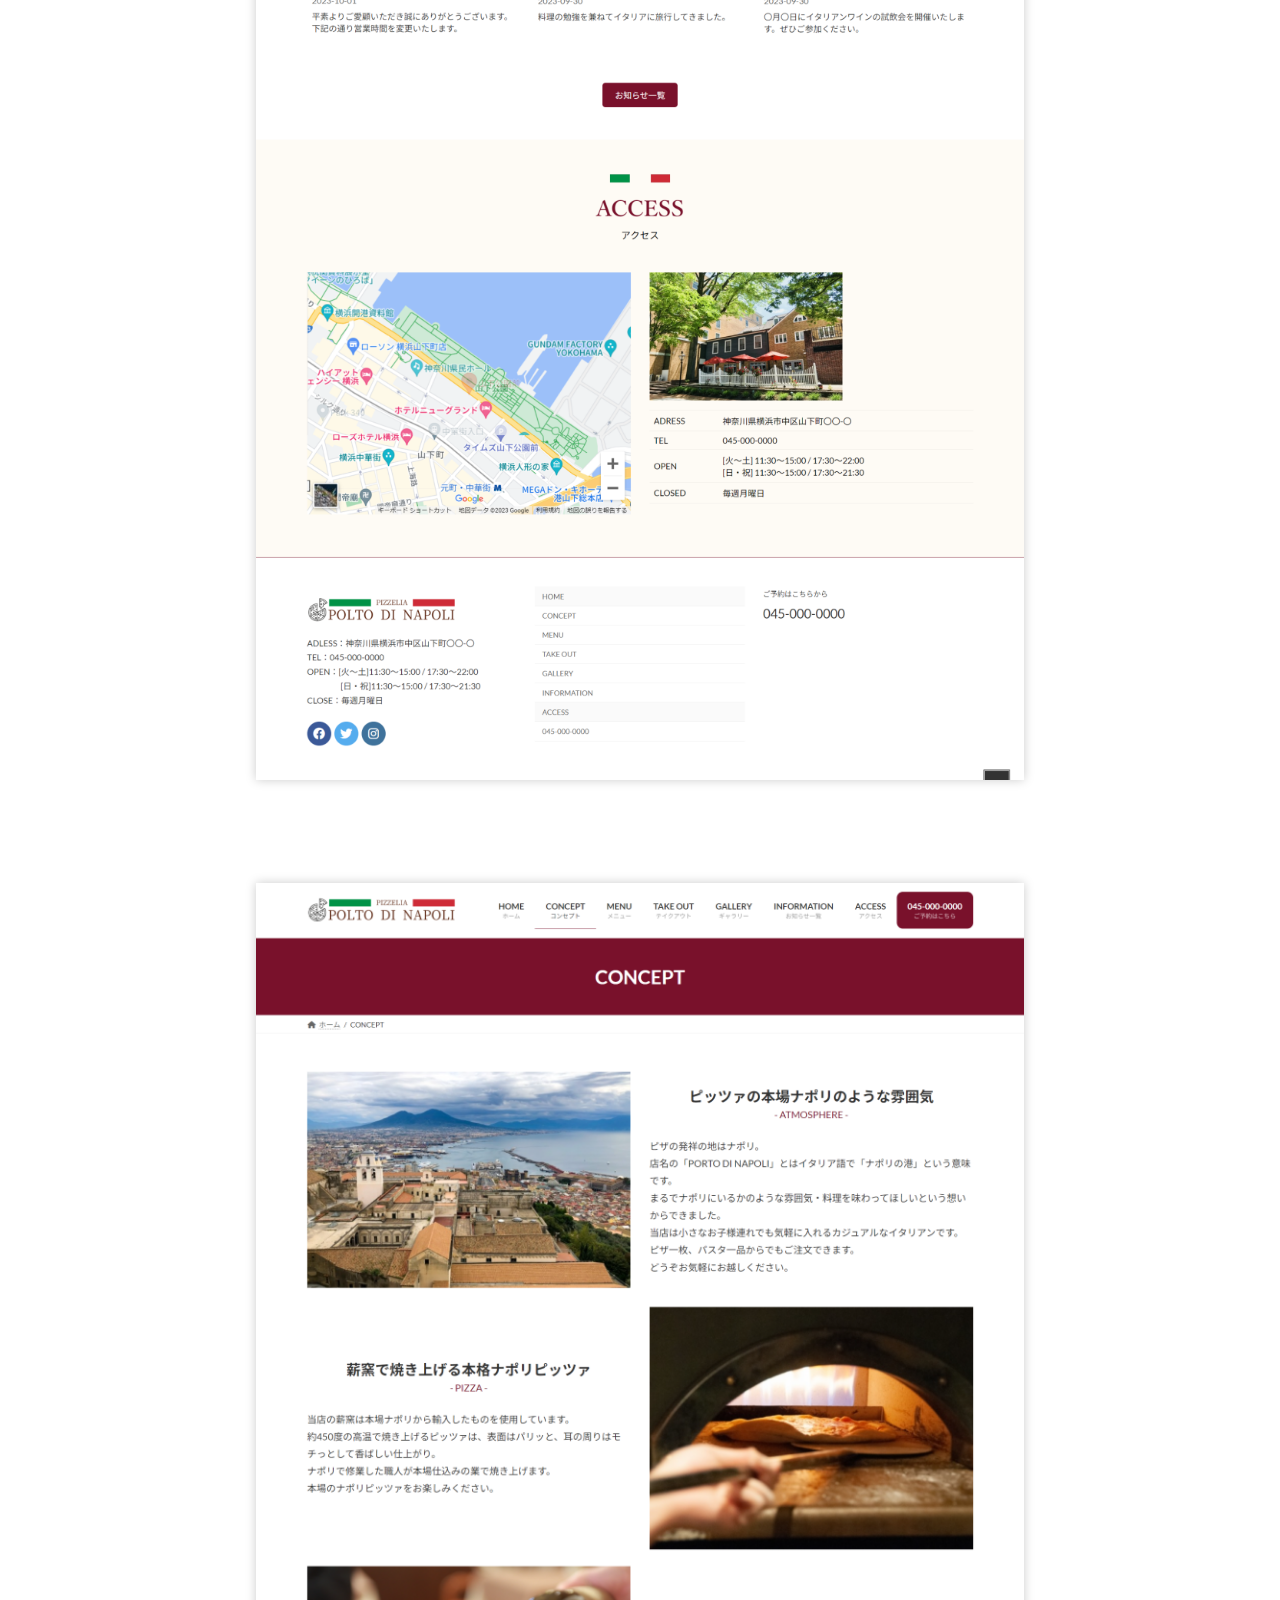
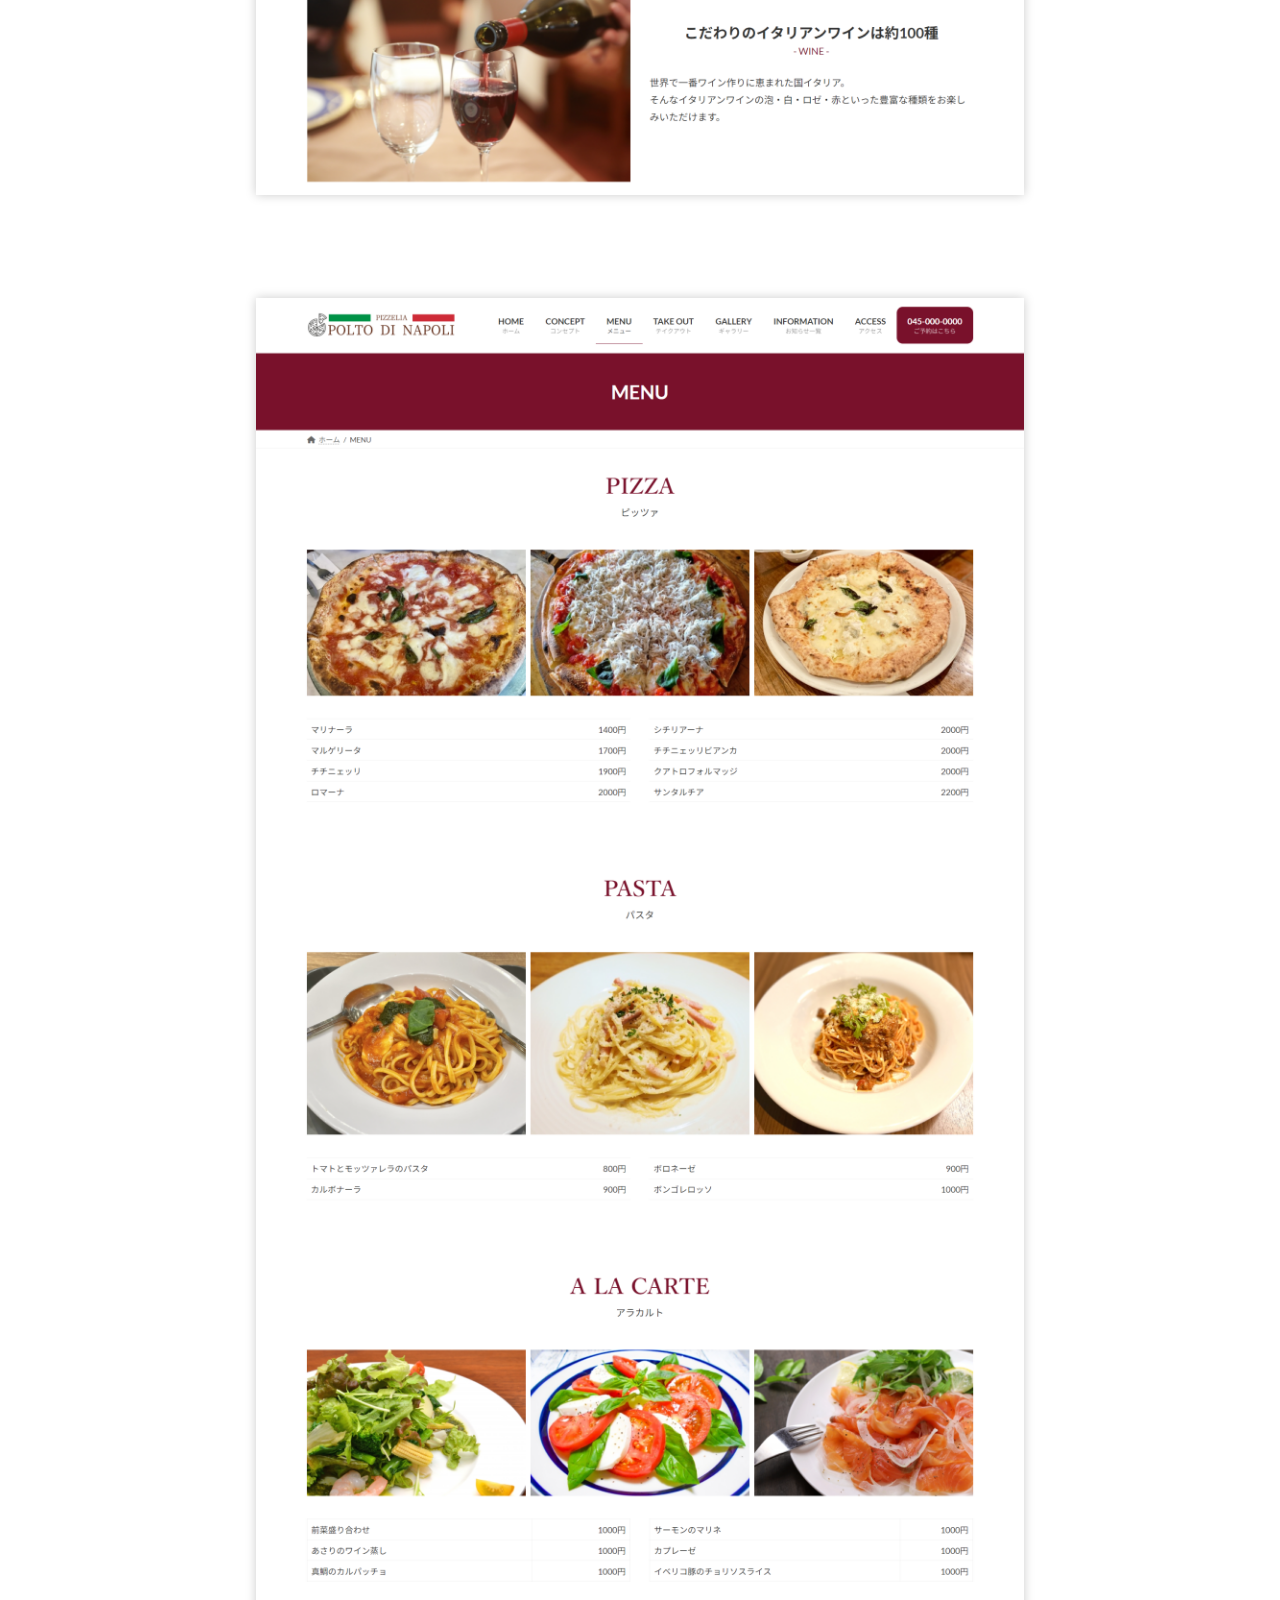
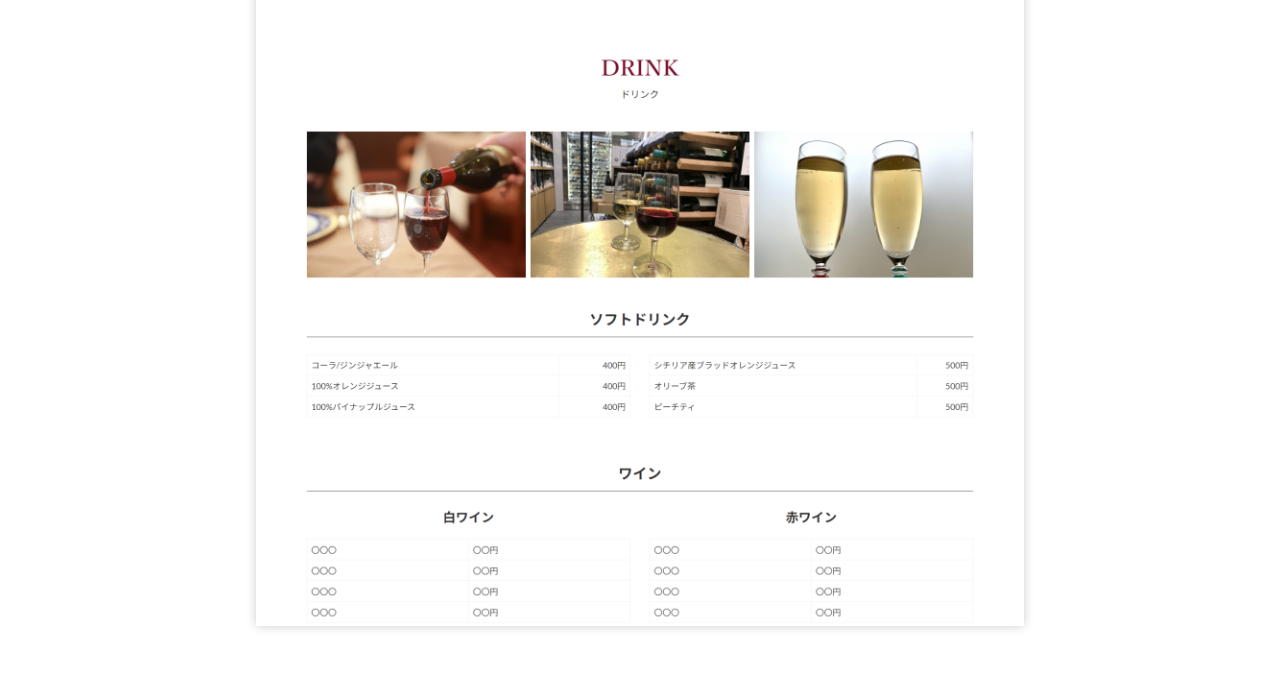
<file: itarian.html>
<!DOCTYPE html>
<html lang="ja">
<head>
  <meta charset="utf-8">
  <meta name="viewport" content="width=device-width,initial-scale=1.0">
  <title>WordPress baysidecafe</title>
  <link rel="stylesheet" href="css/reset.css">
  <link rel="stylesheet" href="css/main.css">
  <link rel="stylesheet" href="css/responsive.css">
</head>
<body>
  <div class="portfolio-img">
    <img src="img/itarian-top.png">
    <img src="img/itarian-concept.png">
    <img src="img/itarian-menu.png">
  </div>
</body>
</html>
</file>
<file: css/main.css>
/* スマホ画面 */

/* 共通 */
.container{
  max-width:960px;
  margin:0 auto;
  padding:0 10px;
}
.pc{
  display:none;
}
.flex{
  display:flex;
}
a{
  text-decoration: none;
  color:#24292e;
}
.fadein {
  opacity : 0;
  transform: translateY(20px);
  transition: all 1s;
}


/* ヘッダー */
header{
  text-align: center;
}
h1{
  font-size:25px;
  padding-top:30px;
}
nav ul{
  width:230px;
  margin:20px auto;
  justify-content: space-between;
  font-size:13px;
}


/* メインビジュアル */
#mainvisual{
  height:420px;
  background-image:url(../img/mv-sp.jpg);
  background-size:cover;
}

/* セクション共通 */
section{
  font-size:14px;
  line-height:1.5;
}
h2{
  font-size:24px;
  text-align:center;
  margin:100px 0 40px 0;
}
h3{
  font-family: serif;
  font-weight:bold;
  margin-bottom:13px;
  font-size:18px;
}


/* About */
dt,dd{
  font-size:12px;
}
dd{
  margin-bottom:5px;
}
.about-right{
  margin-left:30px;
}

#about p{
  margin-top:30px;
}

/* Skill */
.skill-box{
  text-align: center;
}
.skill-box i{
  font-size:100px;
}
.skill-box p{
  text-align: left;
}
.skill-box p{
  margin:20px 0 60px 0;
}

/* Works */
.works-box{
  margin-bottom:40px;
  text-align:center;
}
.works-box img{
  width:100%;
}

#contact h2{
  display:none;
}


footer{
  background:#24292e;
  color:#fff;
  text-align:center;
  font-size:10px;
  padding:10px 0;
}


/*WorksのWordPressのリンク先*/
.portfolio-img{
  text-align: center;
}

.portfolio-img img{
  max-width: 85%;
  margin:25px 0;
  box-shadow: 0 0 10px #ccc;
}
</file>
<file: css/responsive.css>
/* パソコン画面 */

@media(min-width:670px){
  /* 共通 */
.container{
  padding:0 54px;
}
  .sp{
    display:none;
  }
  .pc{
    display:block;
  }


/* ヘッダー */
  header{
    height:270px;
    display:flex;
    justify-content: space-between;
    align-items: center;
  }

  h1{
    padding-top:0;
    font-size:30px;
  }
  nav ul{
    width:300px;
    font-size:14px;
  }

  #mainvisual{
    height:420px;
    background-image:url(../img/mv-pc.jpg);
    background-position:center;
  }

  /* About */
  h3{
    margin-bottom:20px;
  }
  dt,dd{
    font-size:14px;
  }
  .about-right{
    margin-left:100px;
  }
  

  /* Skill */
  .skill-wrap{
    display:flex;
    justify-content: space-around;
    flex-wrap:wrap;
  }
  .skill-box{
    width:32%;
  }
  .skill-box p{
    padding:0 10px;
  }
  
  
  

  /* Works */
  .works-wrap{
    display:flex;
    justify-content: space-between;
    flex-wrap: wrap;
  }
  .works-box{
    width:32%;
  }


/*WorksのWordPressのリンク先*/


.portfolio-img img{
  max-width: 60%;
  margin:50px 0;
}


}
</file>
